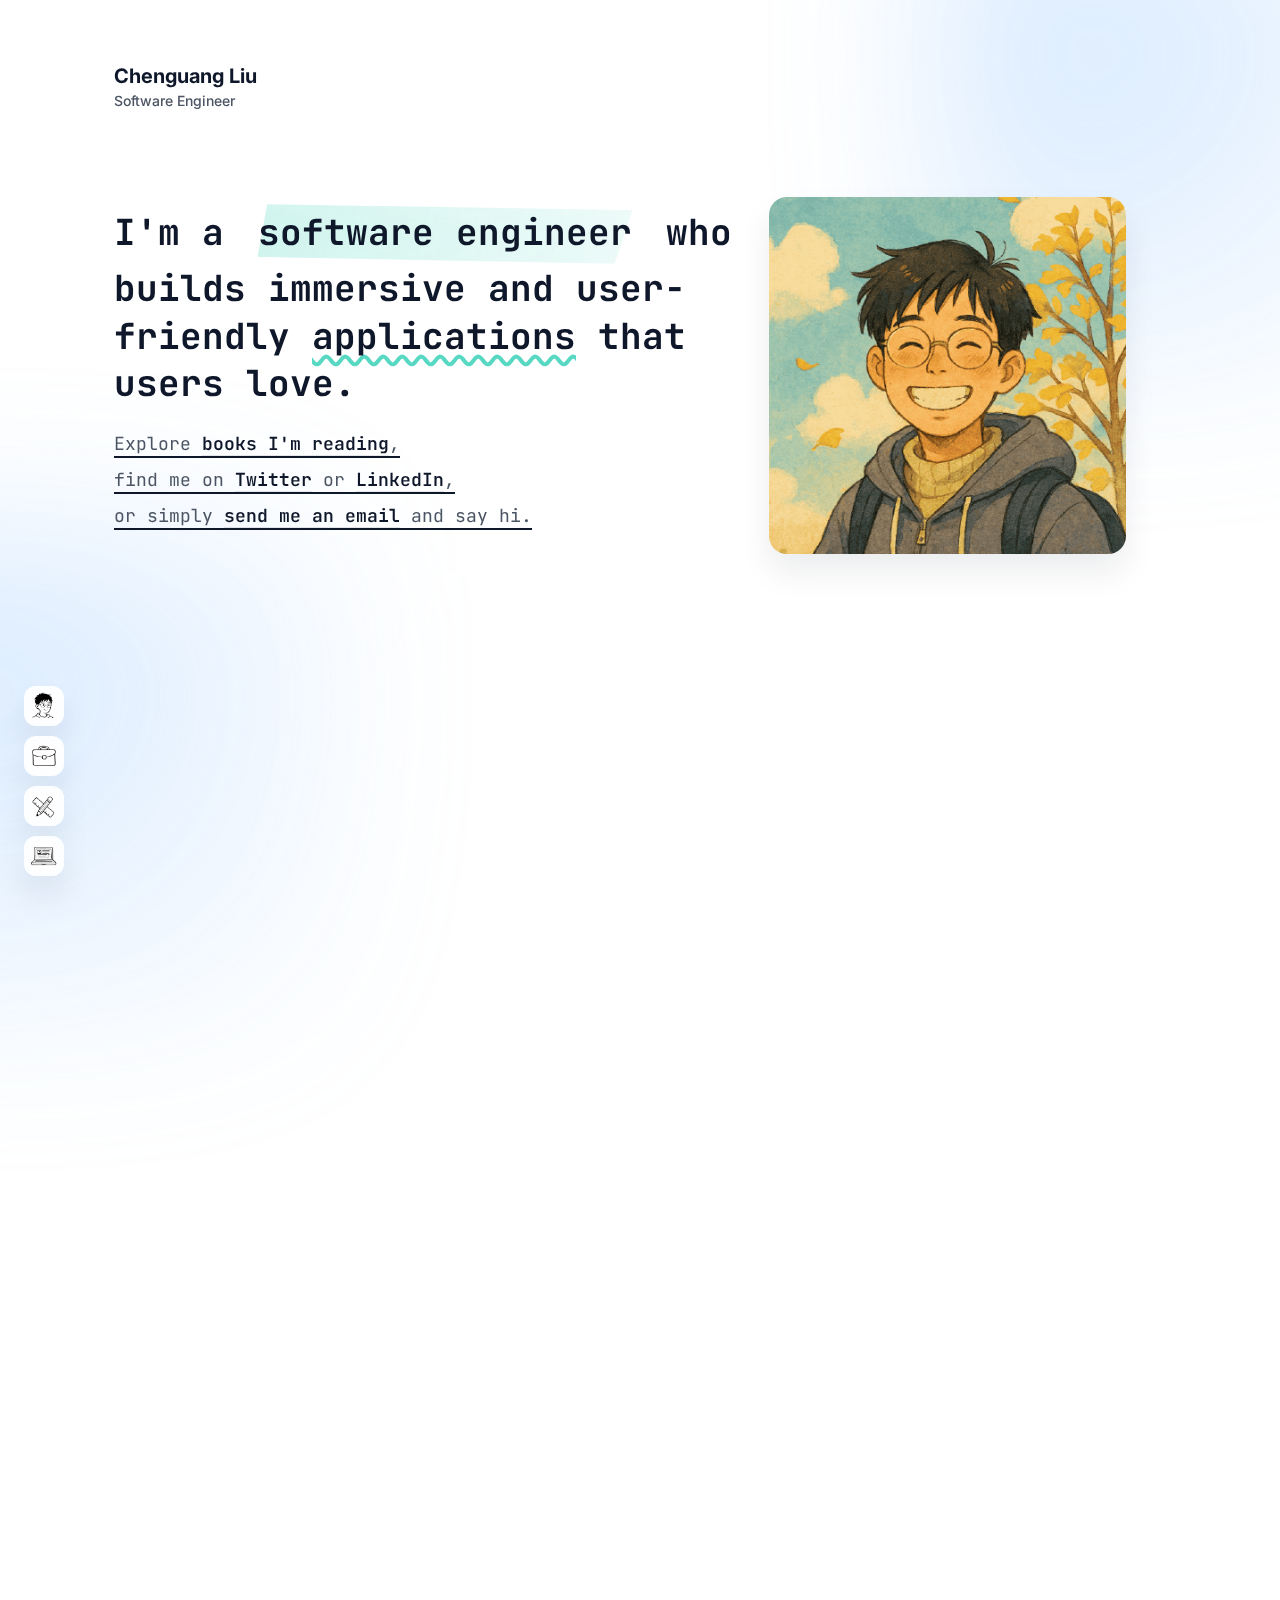
<file: site/index.html>
<!doctype html>
<html lang="en">
<head>
  <meta charset="UTF-8">
  <meta name="viewport" content="width=device-width, initial-scale=1.0">
  <title>Software Engineer Portfolio</title>
  <link rel="preconnect" href="https://fonts.googleapis.com">
  <link rel="preconnect" href="https://fonts.gstatic.com" crossorigin>
  <link href="https://fonts.googleapis.com/css2?family=Inter:wght@400;500;600;700&family=JetBrains+Mono:wght@600;700&display=swap" rel="stylesheet">
  <link rel="stylesheet" href="./styles.css">
</head>
<body>
  <div class="floating-nav" aria-label="Quick jump">
    <button class="floating-btn" data-target="#about" title="About">
      <img src="./assets/aboue_me.png" alt="About" class="floating-icon">
    </button>
    <button class="floating-btn" data-target="#work" title="Work">
      <img src="./assets/work_experience.png" alt="Work" class="floating-icon">
    </button>
    <button class="floating-btn" data-target="#projects" title="Projects">
      <img src="./assets/projects.png" alt="Projects" class="floating-icon">
    </button>
    <button class="floating-btn" data-target="#blog" title="Blog">
      <img src="./assets/blogs.png" alt="Blog" class="floating-icon">
    </button>
  </div>

  <div class="page">
    <header class="topbar">
      <div class="identity">
        <span class="name">Chenguang Liu</span>
        <span class="title">Software Engineer</span>
      </div>
    </header>

    <main>
      <section id="about" class="section hero">
        <div class="hero__grid">
          <div class="copy">
            <h1>
              I'm a <span class="pill">software engineer</span> who builds immersive and user-friendly
              <span class="underline">applications</span> that users love.
            </h1>
            <p class="muted">
              Explore <a href="#" aria-label="books I'm reading">books I'm reading</a>,<br>
              find me on <a href="#" aria-label="Twitter profile">Twitter</a> or
              <a href="#" aria-label="LinkedIn profile">LinkedIn</a>,<br>
              or simply <a href="mailto:hello@example.com">send me an email</a> and say hi.
            </p>
          </div>
          <figure class="illustration" aria-label="Hand drawn self-portrait">
            <img src="./assets/125529485.png" alt="Portrait" class="illustration-img" />
          </figure>
        </div>
      </section>

      <section id="work" class="section">
        <div class="section__header">
          <h2><span class="marker">Work Experience</span></h2>
          <p class="muted">Recent roles, scope, and impact</p>
        </div>

        <!-- Work Experience 1 -->
        <div class="showcase">
          <div class="mock-body">
            <div class="mock-media">Media placeholder (image / video)</div>
          </div>
          <div class="showcase-copy">
            <p class="eyebrow">Work Highlight</p>
            <h3 class="showcase-title">Frontend Observability Playbook</h3>
            <p class="muted">
              Field notes on metrics, collection strategies, performance budgets, and alerting loops, with checklists and examples.
            </p>
            <a class="cta" href="#" aria-label="Read blog">Read Blog</a>
          </div>
        </div>

        <!-- Work Experience 2 -->        
        <div class="showcase alt">
          <div class="showcase-copy">
            <p class="eyebrow">Work Highlight</p>
            <h3 class="showcase-title">Frontend Observability Playbook</h3>
            <p class="muted">
              Field notes on metrics, collection strategies, performance budgets, and alerting loops, with checklists and examples.
            </p>
            <a class="cta" href="#" aria-label="Read blog">Read Blog</a>
          </div>
          <div class="mock-body">
            <div class="mock-media">Media placeholder (image / video)</div>
          </div>
        </div>

      </section>

      <section id="projects" class="section">
        <div class="section__header">
          <h2><span class="marker">Projects</span></h2>
          <p class="muted">Selected work and stacks</p>
        </div>

        <!-- Project 1 -->        
        <div class="showcase">
          <div class="mock-body">
            <div class="mock-media">Media placeholder (image / video)</div>
          </div>
          <div class="showcase-copy">
            <p class="eyebrow">Project Highlight</p>
            <h3 class="showcase-title">Frontend Observability Playbook</h3>
            <p class="muted">
              Field notes on metrics, collection strategies, performance budgets, and alerting loops, with checklists and examples.
            </p>
            <a class="cta" href="#" aria-label="Read blog">Read Blog</a>
          </div>
        </div>

        <!-- Project 2 -->        
        <div class="showcase alt">
          <div class="showcase-copy">
            <p class="eyebrow">Project Highlight</p>
            <h3 class="showcase-title">Frontend Observability Playbook</h3>
            <p class="muted">
              Field notes on metrics, collection strategies, performance budgets, and alerting loops, with checklists and examples.
            </p>
            <a class="cta" href="#" aria-label="Read blog">Read Blog</a>
          </div>
          <div class="mock-body">
            <div class="mock-media">Media placeholder (image / video)</div>
          </div>
        </div>

        <!-- Project 3 -->        
        <div class="showcase">
          <div class="mock-body">
            <div class="mock-media">Media placeholder (image / video)</div>
          </div>
          <div class="showcase-copy">
            <p class="eyebrow">Project Highlight</p>
            <h3 class="showcase-title">Frontend Observability Playbook</h3>
            <p class="muted">
              Field notes on metrics, collection strategies, performance budgets, and alerting loops, with checklists and examples.
            </p>
            <a class="cta" href="#" aria-label="Read blog">Read Blog</a>
          </div>
        </div>

        <!-- Project 4 -->        
        <div class="showcase alt">
          <div class="showcase-copy">
            <p class="eyebrow">Project Highlight</p>
            <h3 class="showcase-title">Frontend Observability Playbook</h3>
            <p class="muted">
              Field notes on metrics, collection strategies, performance budgets, and alerting loops, with checklists and examples.
            </p>
            <a class="cta" href="#" aria-label="Read blog">Read Blog</a>
          </div>
          <div class="mock-body">
            <div class="mock-media">Media placeholder (image / video)</div>
          </div>
        </div>


        <!-- Project 5 -->        
        <div class="showcase">
          <div class="mock-body">
            <div class="mock-media">Media placeholder (image / video)</div>
          </div>
          <div class="showcase-copy">
            <p class="eyebrow">Project Highlight</p>
            <h3 class="showcase-title">Frontend Observability Playbook</h3>
            <p class="muted">
              Field notes on metrics, collection strategies, performance budgets, and alerting loops, with checklists and examples.
            </p>
            <a class="cta" href="#" aria-label="Read blog">Read Blog</a>
          </div>
        </div>

      </section>

      <section id="blog" class="section">
        <div class="section__header">
          <h2><span class="marker">Blog</span></h2>
          <p class="muted">Writing about learnings and practice</p>
        </div>
        <!-- Blog 1 -->
        <div class="showcase">
          <div class="mock-body">
            <div class="mock-media">Media placeholder (image / video)</div>
          </div>
          <div class="showcase-copy">
            <p class="eyebrow">Blog Highlight</p>
            <h3 class="showcase-title">Frontend Observability Playbook</h3>
            <p class="muted">
              Field notes on metrics, collection strategies, performance budgets, and alerting loops, with checklists and examples.
            </p>
            <a class="cta" href="#" aria-label="Read blog">Read Blog</a>
          </div>
        </div>
        <!-- Blog 2 -->
        <div class="showcase alt">
          <div class="showcase-copy">
            <p class="eyebrow">Blog Highlight</p>
            <h3 class="showcase-title">Frontend Observability Playbook</h3>
            <p class="muted">
              Field notes on metrics, collection strategies, performance budgets, and alerting loops, with checklists and examples.
            </p>
            <a class="cta" href="#" aria-label="Read blog">Read Blog</a>
          </div>
          <div class="mock-body">
            <div class="mock-media">Media placeholder (image / video)</div>
          </div>
        </div>
      </section>
    </main>
  </div>

  <script src="./script.js"></script>
</body>
</html>
</file>
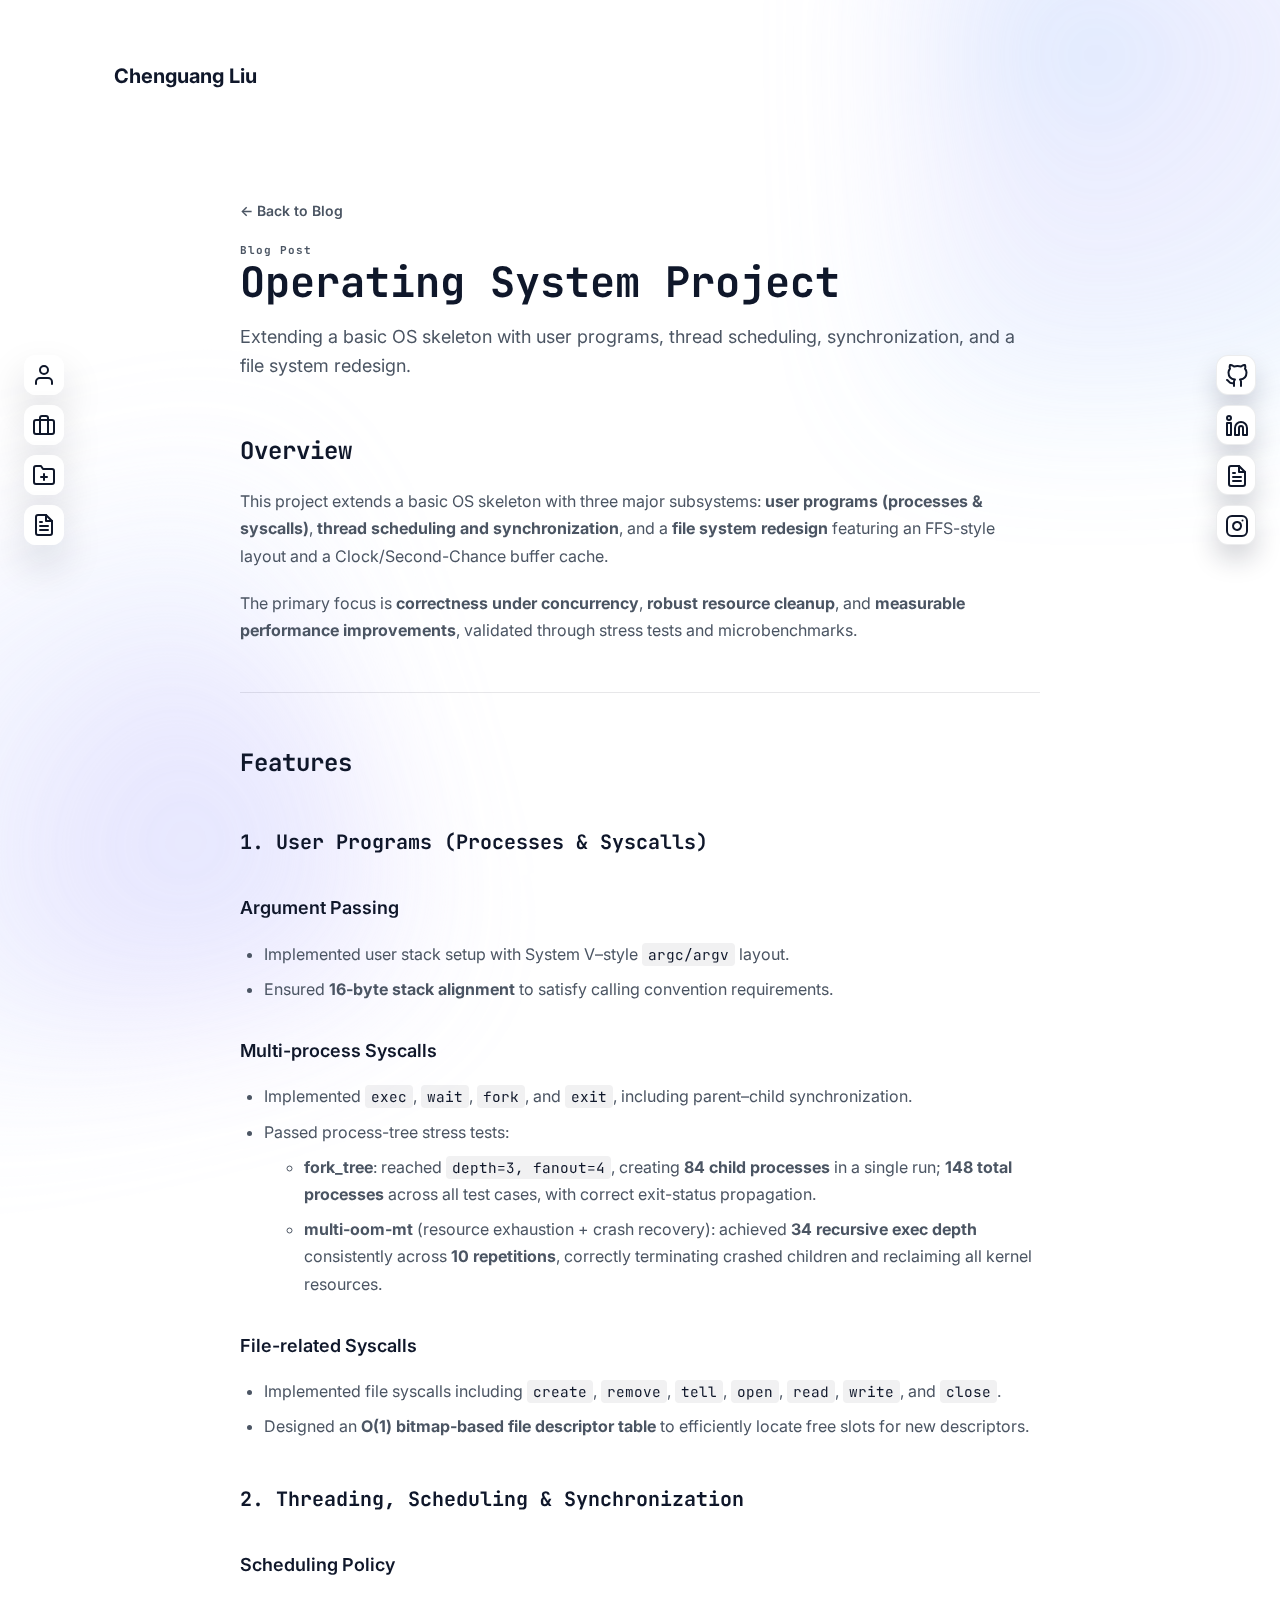
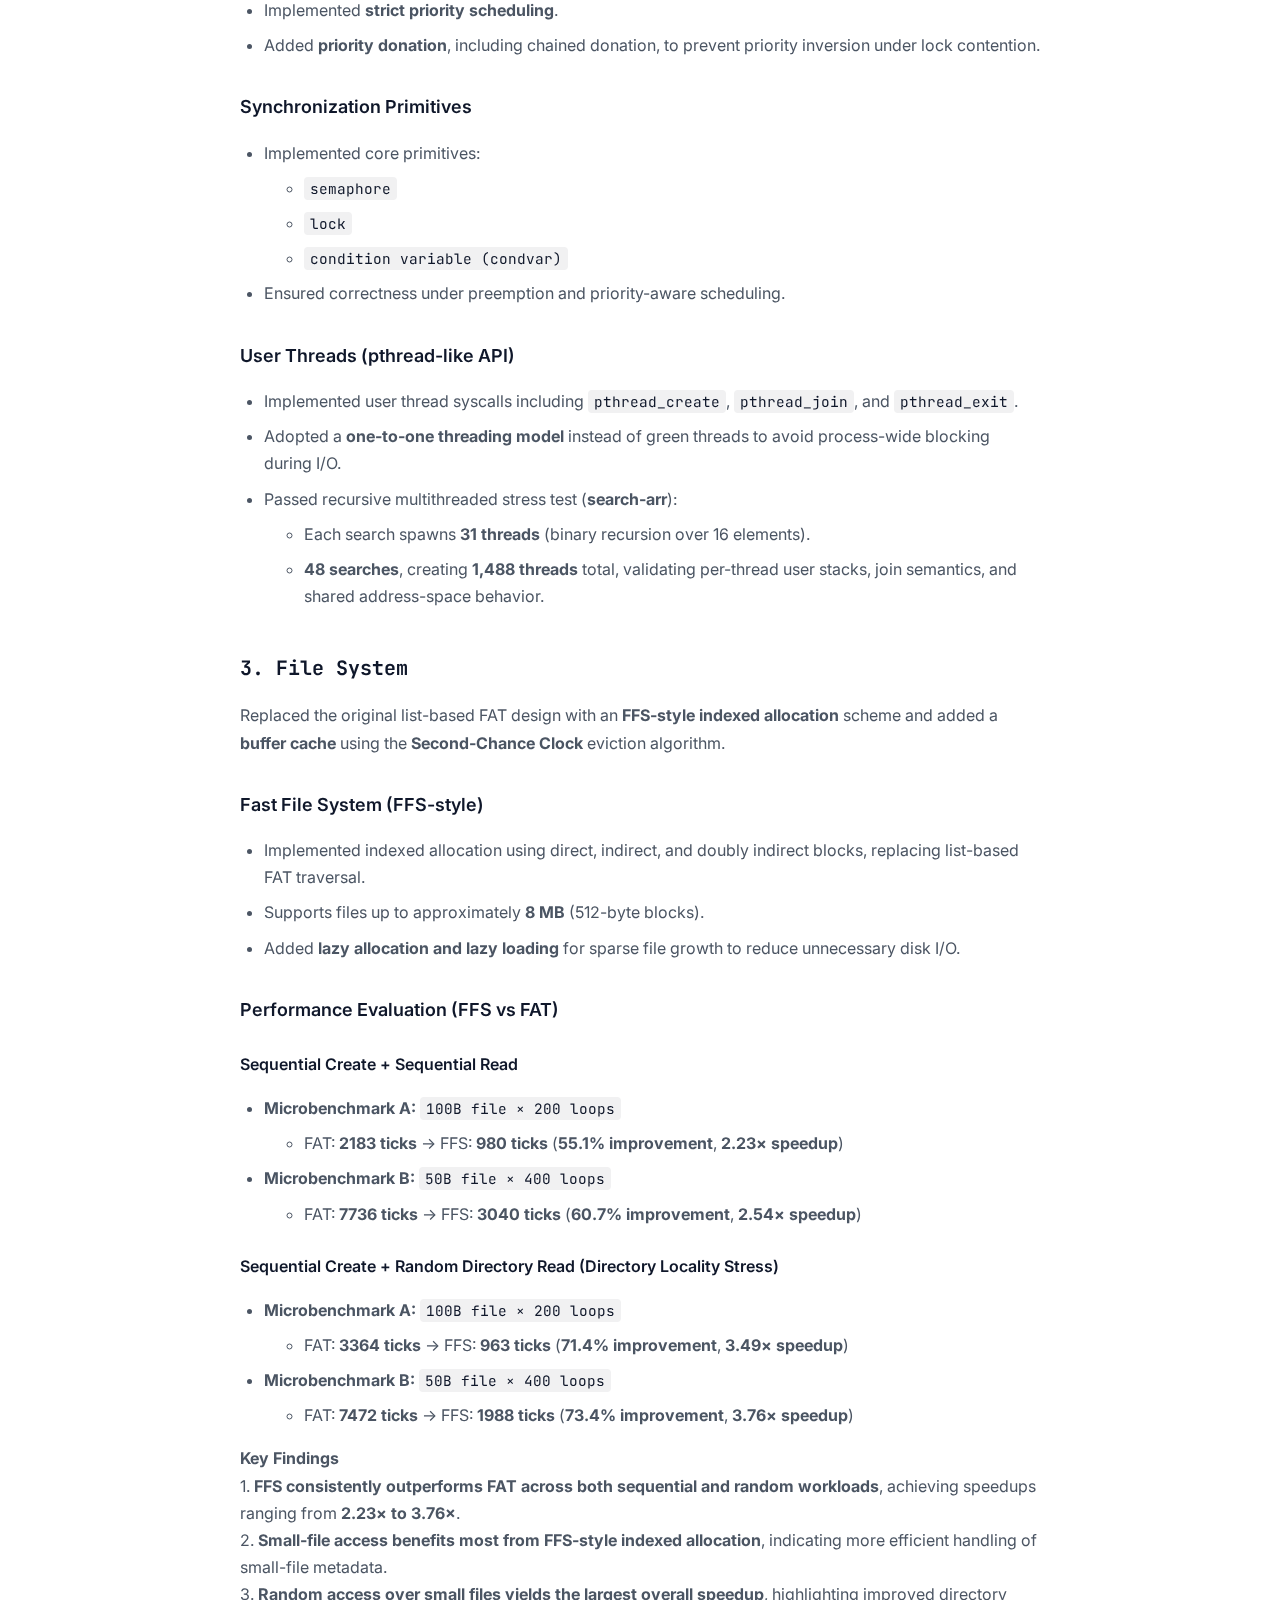
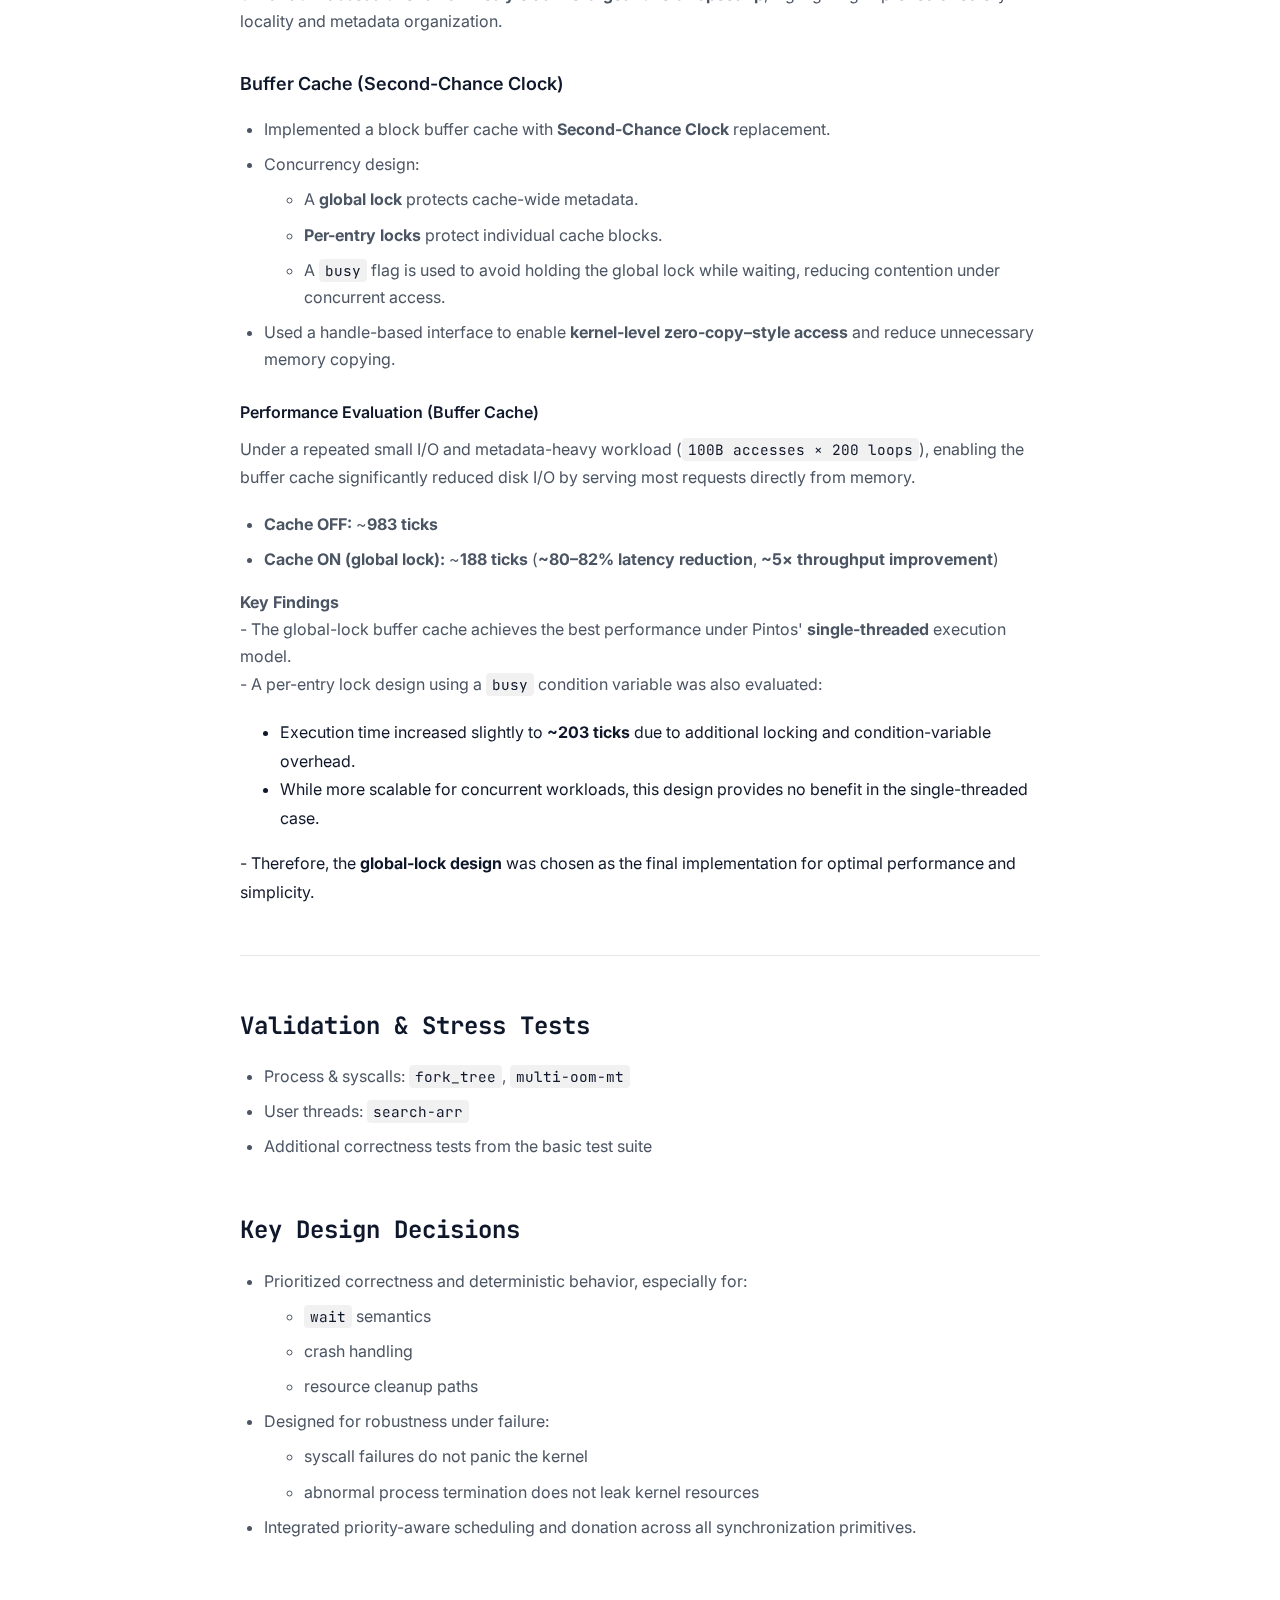
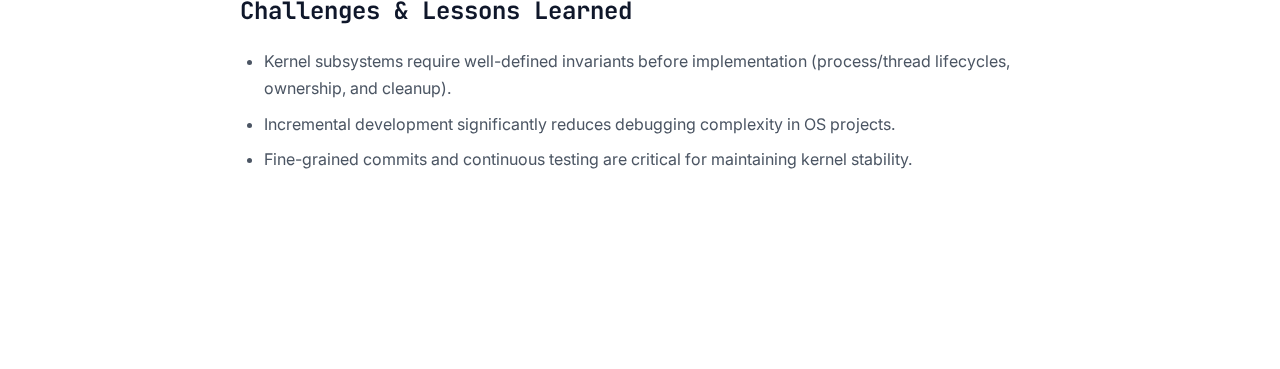
<file: docs/blog_os_1.html>
<!doctype html>
<html lang="en">
<head>
  <meta charset="UTF-8">
  <meta name="viewport" content="width=device-width, initial-scale=1.0">
  <title>Operating System Project - Chenguang Liu</title>
  <link rel="preconnect" href="https://fonts.googleapis.com">
  <link rel="preconnect" href="https://fonts.gstatic.com" crossorigin>
  <link href="https://fonts.googleapis.com/css2?family=Inter:wght@400;500;600;700&family=JetBrains+Mono:wght@600;700&display=swap" rel="stylesheet">
  <link rel="stylesheet" href="./styles.css">
</head>
<body>
  <div class="floating-nav" aria-label="Quick jump">
    <button class="floating-btn" onclick="window.location.href='./index.html#about'" title="About" data-label="About Me">
      <svg class="floating-icon" width="24" height="24" viewBox="0 0 24 24" fill="none" stroke="currentColor" stroke-width="2" stroke-linecap="round" stroke-linejoin="round">
        <path d="M20 21v-2a4 4 0 0 0-4-4H8a4 4 0 0 0-4 4v2"/>
        <circle cx="12" cy="7" r="4"/>
      </svg>
    </button>
    <button class="floating-btn" onclick="window.location.href='./index.html#work'" title="Work" data-label="Experiences">
      <svg class="floating-icon" width="24" height="24" viewBox="0 0 24 24" fill="none" stroke="currentColor" stroke-width="2" stroke-linecap="round" stroke-linejoin="round">
        <rect x="2" y="7" width="20" height="14" rx="2" ry="2"/>
        <path d="M16 21V5a2 2 0 0 0-2-2h-4a2 2 0 0 0-2 2v16"/>
      </svg>
    </button>
    <button class="floating-btn" onclick="window.location.href='./index.html#projects'" title="Projects" data-label="Projects">
      <svg class="floating-icon" width="24" height="24" viewBox="0 0 24 24" fill="none" stroke="currentColor" stroke-width="2" stroke-linecap="round" stroke-linejoin="round">
        <path d="M22 19a2 2 0 0 1-2 2H4a2 2 0 0 1-2-2V5a2 2 0 0 1 2-2h5l2 3h9a2 2 0 0 1 2 2z"/>
        <line x1="12" y1="11" x2="12" y2="17"/>
        <line x1="9" y1="14" x2="15" y2="14"/>
      </svg>
    </button>
    <button class="floating-btn active" onclick="window.location.href='./index.html#blog'" title="Blog" data-label="Blogs">
      <svg class="floating-icon" width="24" height="24" viewBox="0 0 24 24" fill="none" stroke="currentColor" stroke-width="2" stroke-linecap="round" stroke-linejoin="round">
        <path d="M14 2H6a2 2 0 0 0-2 2v16a2 2 0 0 0 2 2h12a2 2 0 0 0 2-2V8z"/>
        <polyline points="14 2 14 8 20 8"/>
        <line x1="16" y1="13" x2="8" y2="13"/>
        <line x1="16" y1="17" x2="8" y2="17"/>
        <polyline points="10 9 9 9 8 9"/>
      </svg>
    </button>
  </div>

  <div class="page">
    <header class="topbar">
      <div class="identity">
        <a href="./index.html" style="text-decoration: none; color: inherit;">
          <span class="name">Chenguang Liu</span>
        </a>
      </div>
    </header>

    <main>
      <article class="blog-post">
        <header class="blog-post-header">
          <a href="./index.html#blog" class="blog-back-link" aria-label="Back to blog list">← Back to Blog</a>
          <p class="eyebrow">Blog Post</p>
          <h1 class="blog-post-title">Operating System Project</h1>
          <p class="blog-post-meta muted">Extending a basic OS skeleton with user programs, thread scheduling, synchronization, and a file system redesign.</p>
        </header>

        <div class="blog-post-content">
          <h2>Overview</h2>
          <p class="muted">
            This project extends a basic OS skeleton with three major subsystems:
            <strong>user programs (processes & syscalls)</strong>, <strong>thread scheduling and synchronization</strong>,
            and a <strong>file system redesign</strong> featuring an FFS-style layout and a
            Clock/Second-Chance buffer cache.
          </p>
          <p class="muted">
            The primary focus is <strong>correctness under concurrency</strong>, <strong>robust resource cleanup</strong>,
            and <strong>measurable performance improvements</strong>, validated through stress tests and
            microbenchmarks.
          </p>

          <hr class="blog-divider">

          <h2>Features</h2>

          <h3>1. User Programs (Processes & Syscalls)</h3>

          <h4>Argument Passing</h4>
          <ul class="blog-list muted">
            <li>Implemented user stack setup with System V–style <code>argc/argv</code> layout.</li>
            <li>Ensured <strong>16-byte stack alignment</strong> to satisfy calling convention requirements.</li>
          </ul>

          <h4>Multi-process Syscalls</h4>
          <ul class="blog-list muted">
            <li>Implemented <code>exec</code>, <code>wait</code>, <code>fork</code>, and <code>exit</code>, including parent–child synchronization.</li>
            <li>Passed process-tree stress tests:
              <ul>
                <li><strong>fork_tree</strong>: reached <code>depth=3, fanout=4</code>, creating <strong>84 child processes</strong> in a single run;
                  <strong>148 total processes</strong> across all test cases, with correct exit-status propagation.</li>
                <li><strong>multi-oom-mt</strong> (resource exhaustion + crash recovery):
                  achieved <strong>34 recursive exec depth</strong> consistently across <strong>10 repetitions</strong>,
                  correctly terminating crashed children and reclaiming all kernel resources.</li>
              </ul>
            </li>
          </ul>

          <h4>File-related Syscalls</h4>
          <ul class="blog-list muted">
            <li>Implemented file syscalls including <code>create</code>, <code>remove</code>, <code>tell</code>, <code>open</code>, <code>read</code>,
              <code>write</code>, and <code>close</code>.</li>
            <li>Designed an <strong>O(1) bitmap-based file descriptor table</strong> to efficiently locate
              free slots for new descriptors.</li>
          </ul>

          <h3>2. Threading, Scheduling & Synchronization</h3>

          <h4>Scheduling Policy</h4>
          <ul class="blog-list muted">
            <li>Implemented <strong>strict priority scheduling</strong>.</li>
            <li>Added <strong>priority donation</strong>, including chained donation, to prevent priority inversion
              under lock contention.</li>
          </ul>

          <h4>Synchronization Primitives</h4>
          <ul class="blog-list muted">
            <li>Implemented core primitives:
              <ul>
                <li><code>semaphore</code></li>
                <li><code>lock</code></li>
                <li><code>condition variable (condvar)</code></li>
              </ul>
            </li>
            <li>Ensured correctness under preemption and priority-aware scheduling.</li>
          </ul>

          <h4>User Threads (pthread-like API)</h4>
          <ul class="blog-list muted">
            <li>Implemented user thread syscalls including <code>pthread_create</code>, <code>pthread_join</code>,
              and <code>pthread_exit</code>.</li>
            <li>Adopted a <strong>one-to-one threading model</strong> instead of green threads to avoid
              process-wide blocking during I/O.</li>
            <li>Passed recursive multithreaded stress test (<strong>search-arr</strong>):
              <ul>
                <li>Each search spawns <strong>31 threads</strong> (binary recursion over 16 elements).</li>
                <li><strong>48 searches</strong>, creating <strong>1,488 threads</strong> total, validating per-thread user stacks,
                  join semantics, and shared address-space behavior.</li>
              </ul>
            </li>
          </ul>

          <h3>3. File System</h3>
          <p class="muted">
            Replaced the original list-based FAT design with an <strong>FFS-style indexed allocation</strong>
            scheme and added a <strong>buffer cache</strong> using the <strong>Second-Chance Clock</strong> eviction algorithm.
          </p>

          <h4>Fast File System (FFS-style)</h4>
          <ul class="blog-list muted">
            <li>Implemented indexed allocation using direct, indirect, and doubly indirect blocks,
              replacing list-based FAT traversal.</li>
            <li>Supports files up to approximately <strong>8 MB</strong> (512-byte blocks).</li>
            <li>Added <strong>lazy allocation and lazy loading</strong> for sparse file growth to reduce
              unnecessary disk I/O.</li>
          </ul>

          <h4>Performance Evaluation (FFS vs FAT)</h4>

          <h5>Sequential Create + Sequential Read</h5>
          <ul class="blog-list muted">
            <li><strong>Microbenchmark A:</strong> <code>100B file × 200 loops</code>
              <ul>
                <li>FAT: <strong>2183 ticks</strong> → FFS: <strong>980 ticks</strong>
                  (<strong>55.1% improvement</strong>, <strong>2.23× speedup</strong>)</li>
              </ul>
            </li>
            <li><strong>Microbenchmark B:</strong> <code>50B file × 400 loops</code>
              <ul>
                <li>FAT: <strong>7736 ticks</strong> → FFS: <strong>3040 ticks</strong>
                  (<strong>60.7% improvement</strong>, <strong>2.54× speedup</strong>)</li>
              </ul>
            </li>
          </ul>

          <h5>Sequential Create + Random Directory Read (Directory Locality Stress)</h5>
          <ul class="blog-list muted">
            <li><strong>Microbenchmark A:</strong> <code>100B file × 200 loops</code>
              <ul>
                <li>FAT: <strong>3364 ticks</strong> → FFS: <strong>963 ticks</strong>
                  (<strong>71.4% improvement</strong>, <strong>3.49× speedup</strong>)</li>
              </ul>
            </li>
            <li><strong>Microbenchmark B:</strong> <code>50B file × 400 loops</code>
              <ul>
                <li>FAT: <strong>7472 ticks</strong> → FFS: <strong>1988 ticks</strong>
                  (<strong>73.4% improvement</strong>, <strong>3.76× speedup</strong>)</li>
              </ul>
            </li>
          </ul>

          <p class="muted">
            <strong>Key Findings</strong><br>
            1. <strong>FFS consistently outperforms FAT across both sequential and random workloads</strong>,
            achieving speedups ranging from <strong>2.23× to 3.76×</strong>.<br>
            2. <strong>Small-file access benefits most from FFS-style indexed allocation</strong>, indicating
            more efficient handling of small-file metadata.<br>
            3. <strong>Random access over small files yields the largest overall speedup</strong>, highlighting
            improved directory locality and metadata organization.
          </p>

          <h4>Buffer Cache (Second-Chance Clock)</h4>
          <ul class="blog-list muted">
            <li>Implemented a block buffer cache with <strong>Second-Chance Clock</strong> replacement.</li>
            <li>Concurrency design:
              <ul>
                <li>A <strong>global lock</strong> protects cache-wide metadata.</li>
                <li><strong>Per-entry locks</strong> protect individual cache blocks.</li>
                <li>A <code>busy</code> flag is used to avoid holding the global lock while waiting,
                  reducing contention under concurrent access.</li>
              </ul>
            </li>
            <li>Used a handle-based interface to enable <strong>kernel-level zero-copy–style access</strong>
              and reduce unnecessary memory copying.</li>
          </ul>

          <h5>Performance Evaluation (Buffer Cache)</h5>
          <p class="muted">
            Under a repeated small I/O and metadata-heavy workload
            (<code>100B accesses × 200 loops</code>), enabling the buffer cache significantly reduced
            disk I/O by serving most requests directly from memory.
          </p>
          <ul class="blog-list muted">
            <li><strong>Cache OFF:</strong> ~<strong>983 ticks</strong></li>
            <li><strong>Cache ON (global lock):</strong> ~<strong>188 ticks</strong>
              (<strong>~80–82% latency reduction</strong>, <strong>~5× throughput improvement</strong>)</li>
          </ul>

          <p class="muted">
            <strong>Key Findings</strong><br>
            - The global-lock buffer cache achieves the best performance under Pintos'
            <strong>single-threaded</strong> execution model.<br>
            - A per-entry lock design using a <code>busy</code> condition variable was also evaluated:
              <ul>
                <li>Execution time increased slightly to <strong>~203 ticks</strong> due to additional locking
                  and condition-variable overhead.</li>
                <li>While more scalable for concurrent workloads, this design provides no benefit
                  in the single-threaded case.</li>
              </ul>
            - Therefore, the <strong>global-lock design</strong> was chosen as the final implementation for
            optimal performance and simplicity.
          </p>

          <hr class="blog-divider">

          <h2>Validation & Stress Tests</h2>
          <ul class="blog-list muted">
            <li>Process & syscalls: <code>fork_tree</code>, <code>multi-oom-mt</code></li>
            <li>User threads: <code>search-arr</code></li>
            <li>Additional correctness tests from the basic test suite</li>
          </ul>

          <h2>Key Design Decisions</h2>
          <ul class="blog-list muted">
            <li>Prioritized correctness and deterministic behavior, especially for:
              <ul>
                <li><code>wait</code> semantics</li>
                <li>crash handling</li>
                <li>resource cleanup paths</li>
              </ul>
            </li>
            <li>Designed for robustness under failure:
              <ul>
                <li>syscall failures do not panic the kernel</li>
                <li>abnormal process termination does not leak kernel resources</li>
              </ul>
            </li>
            <li>Integrated priority-aware scheduling and donation across all synchronization
              primitives.</li>
          </ul>

          <h2>Challenges & Lessons Learned</h2>
          <ul class="blog-list muted">
            <li>Kernel subsystems require well-defined invariants before implementation
              (process/thread lifecycles, ownership, and cleanup).</li>
            <li>Incremental development significantly reduces debugging complexity in OS projects.</li>
            <li>Fine-grained commits and continuous testing are critical for maintaining
              kernel stability.</li>
          </ul>
        </div>
      </article>
    </main>
  </div>

  <div class="social-dock" aria-label="Social links">
    <a class="social-btn" href="https://github.com/yourname" target="_blank" rel="noreferrer noopener" data-label="GitHub">
      <svg class="social-icon" width="24" height="24" viewBox="0 0 24 24" fill="none" stroke="currentColor" stroke-width="2" stroke-linecap="round" stroke-linejoin="round">
        <path d="M9 19c-5 1.5-5-2.5-7-3m14 6v-3.87a3.37 3.37 0 0 0-.94-2.61c3.14-.35 6.44-1.54 6.44-7A5.44 5.44 0 0 0 20 4.77 5.07 5.07 0 0 0 19.91 1S18.73.65 16 2.48a13.38 13.38 0 0 0-7 0C6.27.65 5.09 1 5.09 1A5.07 5.07 0 0 0 5 4.77a5.44 5.44 0 0 0-1.5 3.78c0 5.42 3.3 6.61 6.44 7A3.37 3.37 0 0 0 9 18.13V22"/>
      </svg>
    </a>
    <a class="social-btn" href="https://www.linkedin.com/in/yourname" target="_blank" rel="noreferrer noopener" data-label="LinkedIn">
      <svg class="social-icon" width="24" height="24" viewBox="0 0 24 24" fill="none" stroke="currentColor" stroke-width="2" stroke-linecap="round" stroke-linejoin="round">
        <path d="M16 8a6 6 0 0 1 6 6v7h-4v-7a2 2 0 0 0-2-2 2 2 0 0 0-2 2v7h-4v-7a6 6 0 0 1 6-6z"/>
        <rect x="2" y="9" width="4" height="12"/>
        <circle cx="4" cy="4" r="2"/>
      </svg>
    </a>
    <a class="social-btn" href="./assets/resume.pdf" target="_blank" rel="noreferrer noopener" data-label="Resume">
      <svg class="social-icon" width="24" height="24" viewBox="0 0 24 24" fill="none" stroke="currentColor" stroke-width="2" stroke-linecap="round" stroke-linejoin="round">
        <path d="M14 2H6a2 2 0 0 0-2 2v16a2 2 0 0 0 2 2h12a2 2 0 0 0 2-2V8z"/>
        <polyline points="14 2 14 8 20 8"/>
        <line x1="16" y1="13" x2="8" y2="13"/>
        <line x1="16" y1="17" x2="8" y2="17"/>
        <polyline points="10 9 9 9 8 9"/>
      </svg>
    </a>
    <a class="social-btn" href="https://www.instagram.com/yourname" target="_blank" rel="noreferrer noopener" data-label="Instagram">
      <svg class="social-icon" width="24" height="24" viewBox="0 0 24 24" fill="none" stroke="currentColor" stroke-width="2" stroke-linecap="round" stroke-linejoin="round">
        <rect x="2" y="2" width="20" height="20" rx="5" ry="5"/>
        <path d="M16 11.37A4 4 0 1 1 12.63 8 4 4 0 0 1 16 11.37z"/>
        <line x1="17.5" y1="6.5" x2="17.51" y2="6.5"/>
      </svg>
    </a>
  </div>

  <script src="./script.js"></script>
</body>
</html>
</file>
<file: site/styles.css>
:root {
  --accent: #56d8c2;
  --bg: #ffffff;
  --card: rgba(255, 255, 255, 0.9);
  --text: #0f172a;
  --muted: #4b5563;
  --shadow: 0 18px 32px rgba(15, 23, 42, 0.08);
  --radius: 18px;
}

*,
*::before,
*::after {
  box-sizing: border-box;
}

body {
  margin: 0;
  min-height: 100vh;
  font-family: "Inter", system-ui, -apple-system, BlinkMacSystemFont, "Segoe UI", sans-serif;
  color: var(--text);
  background: #ffffff;
  padding: 64px 0 140px;
  transition: background 0.5s ease;
  scroll-behavior: smooth;
  position: relative;
  overflow-x: hidden;
}

body::before,
body::after {
  content: "";
  position: fixed;
  width: 520px;
  height: 520px;
  background: radial-gradient(circle at 30% 30%, rgba(147, 197, 253, 0.45), rgba(147, 197, 253, 0));
  filter: blur(80px);
  opacity: 0.8;
  pointer-events: none;
  z-index: -1;
}

body::before {
  top: -120px;
  right: -160px;
}

body::after {
  bottom: -140px;
  left: -180px;
}

.page {
  width: min(1100px, 100%);
  margin: 0 auto;
  padding: 0 24px;
  display: flex;
  flex-direction: column;
  gap: 72px;
}

.topbar {
  display: flex;
  align-items: center;
  justify-content: space-between;
  gap: 16px;
}

.identity {
  display: flex;
  flex-direction: column;
  gap: 4px;
}

.name {
  font-weight: 700;
  font-size: 20px;
}

.title {
  color: var(--muted);
  font-weight: 500;
  font-size: 14px;
}

.topbar__actions {
  display: flex;
  align-items: center;
  gap: 12px;
}

.chaos-toggle {
  display: inline-flex;
  align-items: center;
  gap: 10px;
  color: var(--muted);
  font-weight: 600;
  cursor: pointer;
  user-select: none;
}

.chaos-toggle input {
  display: none;
}

.toggle-slider {
  position: relative;
  width: 44px;
  height: 24px;
  border-radius: 999px;
  background: #e5e7eb;
  transition: background 0.2s ease;
}

.toggle-slider::after {
  content: "";
  position: absolute;
  inset: 3px;
  width: 18px;
  height: 18px;
  border-radius: 50%;
  background: #ffffff;
  box-shadow: 0 2px 6px rgba(15, 23, 42, 0.2);
  transition: transform 0.2s ease;
}

.chaos-toggle input:checked + .toggle-slider {
  background: var(--accent);
}

.chaos-toggle input:checked + .toggle-slider::after {
  transform: translateX(20px);
}

.toggle-label {
  font-size: 14px;
}

.palette {
  display: flex;
  gap: 8px;
  align-items: center;
}

.accent-dot {
  width: 18px;
  height: 18px;
  border-radius: 50%;
  border: 2px solid transparent;
  background: var(--accent);
  cursor: pointer;
  transition: transform 0.15s ease, box-shadow 0.2s ease, border-color 0.2s ease;
}

.accent-dot:nth-child(1) { background: #56d8c2; }
.accent-dot:nth-child(2) { background: #ff9b73; }
.accent-dot:nth-child(3) { background: #8ac5ff; }
.accent-dot:nth-child(4) { background: #111111; }

.accent-dot:hover {
  transform: translateY(-2px);
  box-shadow: 0 10px 20px rgba(15, 23, 42, 0.18);
}

.accent-dot.active {
  border-color: var(--text);
}

.hero__grid {
  display: grid;
  grid-template-columns: 1.3fr 0.7fr;
  align-items: center;
  gap: 32px;
}

.hero {
  min-height: 90vh;
  display: flex;
  align-items: center;
}

.copy h1 {
  font-size: clamp(28px, 3.2vw, 36px);
  line-height: 1.2;
  margin: 0 0 16px;
  font-weight: 700;
  font-family: "JetBrains Mono", "Inter", monospace;
}

.hero .copy h1 {
  line-height: 1.32;
  margin-bottom: 18px;
}

.hero .muted {
  font-size: 18px;
  line-height: 2;
  text-decoration: underline;
  text-decoration-thickness: 2px;
  text-decoration-color: var(--text);
  text-underline-offset: 6px;
  font-family: "JetBrains Mono", "Inter", monospace;
}

.pill {
  position: relative;
  display: inline-block;
  padding: 8px 12px;
  color: var(--text);
  font-weight: 700;
  border: none;
  background: transparent;
  z-index: 0;
}

.pill::before {
  content: "";
  position: absolute;
  inset: -4px -4px;
  background: linear-gradient(102deg, rgba(86, 216, 194, 0.24), rgba(86, 216, 194, 0.08));
  border-radius: 12px;
  transform: rotate(1.8deg);
  clip-path: polygon(6% 18%, 96% 10%, 92% 86%, 4% 92%);
  z-index: -1;
  filter: drop-shadow(0 8px 14px rgba(86, 216, 194, 0.25));
}

.underline {
  text-decoration: wavy underline 4px var(--accent);
  text-decoration-skip-ink: none;
  text-underline-offset: 6px;
}

.muted {
  color: var(--muted);
  font-size: 16px;
  line-height: 1.7;
  margin: 0 0 16px;
}

.muted a {
  color: var(--text);
  font-weight: 600;
  text-decoration: none;
  border-bottom: 2px solid rgba(15, 23, 42, 0.1);
  transition: border-color 0.2s ease, color 0.2s ease;
}

.muted a:hover {
  color: var(--accent);
  border-color: var(--accent);
}

.section {
  display: flex;
  flex-direction: column;
  gap: 36px;
  scroll-margin-top: 10vh;
}

.hidden-section {
  opacity: 0;
  transform: translateY(32px);
  pointer-events: none;
}

.revealed {
  opacity: 1;
  transform: translateY(0);
  pointer-events: auto;
  transition: opacity 0.45s ease, transform 0.45s ease;
  will-change: opacity, transform;
}

.section__header h2 {
  margin: 0 0 4px;
  font-size: 22px;
  font-family: "JetBrains Mono", "Inter", monospace;
}

.section__header .muted {
  margin: 0;
}

.list {
  display: flex;
  flex-direction: column;
  gap: 14px;
}

.item {
  background: var(--card);
  backdrop-filter: blur(6px);
  border-radius: 16px;
  padding: 16px 18px;
  display: flex;
  justify-content: space-between;
  gap: 16px;
  box-shadow: var(--shadow);
}

.item h3 {
  margin: 0 0 6px;
  font-size: 18px;
}

.item .muted {
  margin: 0;
}

.tag {
  align-self: center;
  padding: 6px 10px;
  border-radius: 999px;
  background: rgba(15, 23, 42, 0.08);
  color: var(--text);
  font-weight: 600;
  font-size: 13px;
  white-space: nowrap;
}

.showcase {
  display: grid;
  grid-template-columns: 1.25fr 0.75fr;
  align-items: start;
  gap: 48px;
}

.showcase.alt {
  grid-template-columns: 0.75fr 1.25fr;
}

.mock {
  position: relative;
  background: linear-gradient(160deg, #64b1c8, #5d63f1);
  border-radius: 22px;
  min-height: 320px;
  box-shadow: 0 30px 50px rgba(15, 23, 42, 0.22);
  overflow: hidden;
}

.mock::after {
  content: "";
  position: absolute;
  inset: 14px 16px;
  border-radius: 16px;
  background: linear-gradient(140deg, rgba(255, 255, 255, 0.12), rgba(255, 255, 255, 0.04));
  filter: blur(1px);
}

.mock-header {
  position: relative;
  display: flex;
  gap: 6px;
  padding: 12px 14px;
  z-index: 1;
}

.dot {
  width: 10px;
  height: 10px;
  border-radius: 50%;
  background: rgba(255, 255, 255, 0.6);
  box-shadow: inset 0 1px 2px rgba(15, 23, 42, 0.2);
}

.mock-body {
  position: relative;
  z-index: 1;
  padding: 24px;
  color: #ffffff;
  display: flex;
  flex-direction: column;
  gap: 10px;
  align-items: center;
  text-align: center;
  width: 100%;
}

.mock-time {
  font-size: 56px;
  font-weight: 700;
  line-height: 1;
  letter-spacing: 1px;
}

.mock-title {
  font-size: 24px;
  font-weight: 700;
}

.mock-subtitle {
  font-size: 20px;
  font-weight: 500;
  opacity: 0.9;
}

.mock-meta {
  display: flex;
  flex-direction: column;
  gap: 4px;
  align-items: center;
}

.mock-text {
  opacity: 0.9;
  font-weight: 600;
}

.mock-media {
  width: 100%;
  aspect-ratio: 16 / 9;
  border-radius: 16px;
  background: rgba(15, 23, 42, 0.04);
  border: 1px dashed rgba(15, 23, 42, 0.25);
  display: grid;
  place-items: center;
  font-weight: 700;
  color: #0f172a;
  margin-bottom: 12px;
}

.mock-search {
  margin-top: 16px;
  width: min(520px, 100%);
  display: flex;
  align-items: center;
  gap: 10px;
  background: rgba(255, 255, 255, 0.12);
  border-radius: 999px;
  padding: 12px 18px;
  backdrop-filter: blur(6px);
}

.mock-search .icon {
  font-size: 16px;
  opacity: 0.9;
}

.mock-search .placeholder {
  color: rgba(255, 255, 255, 0.86);
  font-weight: 600;
}

.mock-pills {
  display: flex;
  gap: 10px;
  flex-wrap: wrap;
  justify-content: center;
  margin-top: 12px;
}

.pill-btn {
  border: none;
  padding: 8px 14px;
  border-radius: 999px;
  background: rgba(255, 255, 255, 0.16);
  color: #ffffff;
  font-weight: 600;
  cursor: pointer;
  transition: transform 0.15s ease, background 0.2s ease, box-shadow 0.2s ease;
}

.pill-btn:hover {
  transform: translateY(-2px);
  background: rgba(255, 255, 255, 0.22);
  box-shadow: 0 12px 22px rgba(15, 23, 42, 0.2);
}

.showcase-copy {
  display: flex;
  flex-direction: column;
  gap: 12px;
  padding: 12px 0;
  max-width: 460px;
}

.eyebrow {
  text-transform: uppercase;
  letter-spacing: 1px;
  font-weight: 700;
  font-size: 11px;
  color: var(--muted);
  margin: 0;
  font-family: "JetBrains Mono", "Inter", monospace;
}

.showcase-title {
  margin: 0;
  font-size: 22px;
  font-family: "JetBrains Mono", "Inter", monospace;
}

.marker {
  /* font-size: 28px; */
  position: relative;
  display: inline-block;
  padding: 6px 10px;
  font-weight: inherit;
  color: var(--text);
}

.marker::before {
  content: "";
  position: absolute;
  inset: -4px -6px;
  background: linear-gradient(105deg, rgba(86, 216, 194, 0.24), rgba(86, 216, 194, 0.08));
  border-radius: 12px;
  transform: rotate(2deg);
  clip-path: polygon(6% 18%, 96% 10%, 92% 86%, 4% 92%);
  z-index: -1;
  filter: drop-shadow(0 8px 14px rgba(86, 216, 194, 0.2));
}
.cta {
  display: inline-flex;
  align-items: center;
  justify-content: center;
  width: fit-content;
  padding: 12px 20px;
  border-radius: 999px;
  background: #e4e9ef;
  color: #111827;
  font-weight: 700;
  text-decoration: none;
  border: 1px solid rgba(17, 24, 39, 0.05);
  transition: transform 0.15s ease, box-shadow 0.2s ease, background 0.2s ease;
}

.cta:hover {
  transform: translateY(-2px);
  box-shadow: 0 16px 30px rgba(15, 23, 42, 0.16);
  background: #dbe3ed;
}

.illustration {
  width: 100%;
  max-width: 360px;
  justify-self: end;
}

.illustration svg {
  width: 100%;
  height: auto;
  filter: drop-shadow(0 16px 24px rgba(15, 23, 42, 0.12));
}

.illustration-img {
  width: 100%;
  height: auto;
  display: block;
  border-radius: 18px;
  box-shadow: var(--shadow);
}

.ghost-link {
  color: var(--text);
  font-weight: 600;
  text-decoration: none;
  border-bottom: 2px solid rgba(15, 23, 42, 0.14);
  align-self: center;
}

.ghost-link:hover {
  color: var(--accent);
  border-color: var(--accent);
}

.floating-nav {
  position: fixed;
  bottom: 24px;
  left: 24px;
  display: flex;
  flex-direction: column;
  gap: 10px;
  z-index: 10;
}

.floating-btn {
  width: 40px;
  height: 40px;
  border-radius: 12px;
  border: none;
  background: var(--card);
  box-shadow: var(--shadow);
  font-size: 18px;
  cursor: pointer;
  transition: transform 0.2s ease, box-shadow 0.2s ease, background 0.2s ease;
  display: grid;
  place-items: center;
  padding: 6px;
}

.floating-btn:hover {
  transform: translateY(-2px);
  box-shadow: 0 14px 26px rgba(15, 23, 42, 0.18);
}

.floating-icon {
  width: 100%;
  height: 100%;
  object-fit: contain;
  display: block;
}

body.chaos {
  background: radial-gradient(circle at 80% 20%, #ffdfe5, #cde7ff 40%, #bde0ff 70%);
  animation: hue 12s infinite linear;
}

body.chaos .pill,
body.chaos .underline {
  animation: float 3s ease-in-out infinite alternate;
}

@keyframes float {
  from { transform: translateY(0px); }
  to { transform: translateY(-6px); }
}

@keyframes hue {
  to { filter: hue-rotate(25deg); }
}

@media (max-width: 900px) {
  body {
    padding: 24px 0 100px;
  }

  .page {
    gap: 32px;
  }

  .hero__grid {
    grid-template-columns: 1fr;
  }

  .illustration {
    justify-self: center;
    order: -1;
  }
}

@media (max-width: 640px) {
  .topbar {
    flex-direction: column;
    align-items: flex-start;
  }

  .topbar__actions {
    width: 100%;
    justify-content: space-between;
  }

  .item {
    flex-direction: column;
    align-items: flex-start;
  }

  .tag {
    align-self: flex-start;
  }

  .floating-nav {
    left: 14px;
    bottom: 14px;
  }
}
</file>
<file: docs/styles.css>
:root {
  --accent: #56d8c2;
  --bg: #ffffff;
  --card: rgba(255, 255, 255, 0.9);
  --text: #0f172a;
  --muted: #4b5563;
  --shadow: 0 18px 32px rgba(15, 23, 42, 0.08);
  --radius: 18px;
}

*,
*::before,
*::after {
  box-sizing: border-box;
}

body {
  margin: 0;
  min-height: 100vh;
  font-family: "Inter", system-ui, -apple-system, BlinkMacSystemFont, "Segoe UI", sans-serif;
  color: var(--text);
  background: #ffffff;
  padding: 64px 0 140px;
  transition: background 0.5s ease;
  scroll-behavior: smooth;
  position: relative;
  overflow-x: hidden;
}

body::before,
body::after {
  content: "";
  position: fixed;
  width: 520px;
  height: 520px;
  filter: blur(80px);
  opacity: 0.8;
  pointer-events: none;
  z-index: -1;
}

body::before {
  top: -120px;
  right: -160px;
  /* 蓝色 + 浅紫色混合光晕 */
  background: radial-gradient(
    circle at 30% 30%,
    rgba(147, 197, 253, 0.5),
    rgba(209, 196, 253, 0.35),
    rgba(147, 197, 253, 0.25),
    rgba(147, 197, 253, 0)
  );
}

body::after {
  bottom: -140px;
  left: -180px;
  /* 浅蓝色 + 深紫色混合光晕，通过调整渐变中心点实现旋转效果 */
  background: radial-gradient(
    circle at 70% 70%,
    rgba(191, 219, 254, 0.55),
    rgba(196, 181, 253, 0.48),
    rgba(191, 219, 254, 0.25),
    rgba(196, 181, 253, 0.15),
    rgba(191, 219, 254, 0)
  );
  /* 稍微旋转位置，形成错位叠加 */
  transform: rotate(-15deg);
}

.page {
  width: min(1100px, 100%);
  margin: 0 auto;
  padding: 0 24px;
  display: flex;
  flex-direction: column;
  gap: 72px;
}

.topbar {
  display: flex;
  align-items: center;
  justify-content: space-between;
  gap: 16px;
}

.identity {
  display: flex;
  flex-direction: column;
  gap: 4px;
}

.name {
  font-weight: 700;
  font-size: 20px;
}

.title {
  color: var(--muted);
  font-weight: 500;
  font-size: 14px;
}

.topbar__actions {
  display: flex;
  align-items: center;
  gap: 12px;
}

.chaos-toggle {
  display: inline-flex;
  align-items: center;
  gap: 10px;
  color: var(--muted);
  font-weight: 600;
  cursor: pointer;
  user-select: none;
}

.chaos-toggle input {
  display: none;
}

.toggle-slider {
  position: relative;
  width: 44px;
  height: 24px;
  border-radius: 999px;
  background: #e5e7eb;
  transition: background 0.2s ease;
}

.toggle-slider::after {
  content: "";
  position: absolute;
  inset: 3px;
  width: 18px;
  height: 18px;
  border-radius: 50%;
  background: #ffffff;
  box-shadow: 0 2px 6px rgba(15, 23, 42, 0.2);
  transition: transform 0.2s ease;
}

.chaos-toggle input:checked + .toggle-slider {
  background: var(--accent);
}

.chaos-toggle input:checked + .toggle-slider::after {
  transform: translateX(20px);
}

.toggle-label {
  font-size: 14px;
}

.palette {
  display: flex;
  gap: 8px;
  align-items: center;
}

.accent-dot {
  width: 18px;
  height: 18px;
  border-radius: 50%;
  border: 2px solid transparent;
  background: var(--accent);
  cursor: pointer;
  transition: transform 0.15s ease, box-shadow 0.2s ease, border-color 0.2s ease;
}

.accent-dot:nth-child(1) { background: #56d8c2; }
.accent-dot:nth-child(2) { background: #ff9b73; }
.accent-dot:nth-child(3) { background: #8ac5ff; }
.accent-dot:nth-child(4) { background: #111111; }

.accent-dot:hover {
  transform: translateY(-2px);
  box-shadow: 0 10px 20px rgba(15, 23, 42, 0.18);
}

.accent-dot.active {
  border-color: var(--text);
}

.hero__grid {
  display: grid;
  grid-template-columns: 1.3fr 0.7fr;
  align-items: center;
  gap: 32px;
}

.hero {
  min-height: 90vh;
  display: flex;
  align-items: center;
  padding: 8vh 0 6vh;
}

.copy h1 {
  font-size: clamp(28px, 3.2vw, 36px);
  line-height: 1.2;
  margin: 0 0 16px;
  font-weight: 700;
  font-family: "JetBrains Mono", "Inter", monospace;
}

.hero .copy h1 {
  line-height: 1.32;
  margin-bottom: 18px;
}

.hero .muted {
  font-size: 18px;
  line-height: 2;
  text-decoration: underline;
  text-decoration-thickness: 2px;
  text-decoration-color: var(--text);
  text-underline-offset: 6px;
  font-family: "JetBrains Mono", "Inter", monospace;
}

.pill {
  position: relative;
  display: inline-block;
  padding: 8px 12px;
  color: var(--text);
  font-weight: 700;
  border: none;
  background: transparent;
  z-index: 0;
}

.pill::before {
  content: "";
  position: absolute;
  inset: -4px -4px;
  background: linear-gradient(102deg, rgba(123, 189, 232, 0.24), rgba(123, 189, 232, 0.08));
  border-radius: 12px;
  transform: rotate(1.8deg);
  clip-path: polygon(6% 18%, 96% 10%, 92% 86%, 4% 92%);
  z-index: -1;
  filter: drop-shadow(0 8px 14px rgba(123, 189, 232, 0.25));
}

.underline {
  text-decoration: wavy underline 4px #7bbde8;
  text-decoration-skip-ink: none;
  text-underline-offset: 6px;
}

.muted {
  color: var(--muted);
  font-size: 16px;
  line-height: 1.7;
  margin: 0 0 16px;
}

.muted a {
  color: var(--text);
  font-weight: 600;
  text-decoration: none;
  border-bottom: 2px solid rgba(15, 23, 42, 0.1);
  transition: border-color 0.2s ease, color 0.2s ease;
}

.muted a:hover {
  color: #7bbde8;
  border-color: #7bbde8;
}

.section {
  display: flex;
  flex-direction: column;
  gap: 36px;
  scroll-margin-top: 5vh;
}

#blog {
  padding-bottom: 40px;
}

.hidden-section {
  opacity: 0;
  transform: translateY(32px);
  pointer-events: none;
}

.revealed {
  opacity: 1;
  transform: translateY(0);
  pointer-events: auto;
  transition: opacity 0.45s ease, transform 0.45s ease;
  will-change: opacity, transform;
}

.section__header h2 {
  margin: 0 0 4px;
  font-size: 22px;
  font-family: "JetBrains Mono", "Inter", monospace;
}

.section__header .muted {
  margin: 0;
}

.list {
  display: flex;
  flex-direction: column;
  gap: 14px;
}

.item {
  background: var(--card);
  backdrop-filter: blur(6px);
  border-radius: 16px;
  padding: 16px 18px;
  display: flex;
  justify-content: space-between;
  gap: 16px;
  box-shadow: var(--shadow);
}

.item h3 {
  margin: 0 0 6px;
  font-size: 18px;
}

.item .muted {
  margin: 0;
}

.tag {
  align-self: center;
  padding: 6px 10px;
  border-radius: 999px;
  background: rgba(15, 23, 42, 0.08);
  color: var(--text);
  font-weight: 600;
  font-size: 13px;
  white-space: nowrap;
}

.showcase {
  display: grid;
  grid-template-columns: 0.3fr 0.7fr;
  align-items: center;
  gap: 48px;
}

.showcase.alt {
  grid-template-columns: 0.7fr 0.3fr;
  align-items: center;
}

.showcase-no-media {
  grid-template-columns: 1fr !important;
}

.showcase.highlight {
  animation: highlightPulse 2s ease-in-out;
}

@keyframes highlightPulse {
  0% {
    background-color: transparent;
    box-shadow: 0 0 0 0 rgba(123, 189, 232, 0);
  }
  20% {
    background-color: rgba(123, 189, 232, 0.1);
    box-shadow: 0 0 0 8px rgba(123, 189, 232, 0.2);
  }
  40% {
    background-color: rgba(123, 189, 232, 0.15);
    box-shadow: 0 0 0 12px rgba(123, 189, 232, 0.15);
  }
  60% {
    background-color: rgba(123, 189, 232, 0.1);
    box-shadow: 0 0 0 8px rgba(123, 189, 232, 0.1);
  }
  100% {
    background-color: transparent;
    box-shadow: 0 0 0 0 rgba(123, 189, 232, 0);
  }
}

.work-showcase {
  display: grid;
  grid-template-columns: 0.2fr 0.8fr;
  align-items: center;
  gap: 48px;
}

.work-showcase.alt {
  grid-template-columns: 0.8fr 0.2fr;
  align-items: center;
}

.work-showcase .showcase-copy,
.work-showcase.alt .showcase-copy {
  justify-content: center;
}

.mock-media-link {
  width: 100%;
  text-decoration: none;
  color: inherit;
}

.mock {
  position: relative;
  background: linear-gradient(160deg, #64b1c8, #5d63f1);
  border-radius: 22px;
  min-height: 320px;
  box-shadow: 0 30px 50px rgba(15, 23, 42, 0.22);
  overflow: hidden;
}

.mock::after {
  content: "";
  position: absolute;
  inset: 14px 16px;
  border-radius: 16px;
  background: linear-gradient(140deg, rgba(255, 255, 255, 0.12), rgba(255, 255, 255, 0.04));
  filter: blur(1px);
}

.mock-header {
  position: relative;
  display: flex;
  gap: 6px;
  padding: 12px 14px;
  z-index: 1;
}

.dot {
  width: 10px;
  height: 10px;
  border-radius: 50%;
  background: rgba(255, 255, 255, 0.6);
  box-shadow: inset 0 1px 2px rgba(15, 23, 42, 0.2);
}

.mock-body {
  position: relative;
  z-index: 1;
  padding: 24px;
  color: #ffffff;
  display: flex;
  flex-direction: column;
  gap: 10px;
  align-items: center;
  text-align: center;
  width: 100%;
}

.mock-time {
  font-size: 56px;
  font-weight: 700;
  line-height: 1;
  letter-spacing: 1px;
}

.mock-title {
  font-size: 24px;
  font-weight: 700;
}

.mock-subtitle {
  font-size: 20px;
  font-weight: 500;
  opacity: 0.9;
}

.mock-meta {
  display: flex;
  flex-direction: column;
  gap: 4px;
  align-items: center;
}

.mock-text {
  opacity: 0.9;
  font-weight: 600;
}

.mock-media {
  width: 100%;
  aspect-ratio: 16 / 9;
  border-radius: 16px;
  background: rgba(15, 23, 42, 0.04);
  border: 1px dashed rgba(15, 23, 42, 0.25);
  display: grid;
  place-items: center;
  font-weight: 700;
  color: #0f172a;
  margin-bottom: 12px;
  overflow: hidden;
}

.mock-media-img {
  width: 100%;
  height: 100%;
  object-fit: contain;
  border: none;
  padding: 0;
  margin: 0;
  background: transparent;
}

.mock-search {
  margin-top: 16px;
  width: min(520px, 100%);
  display: flex;
  align-items: center;
  gap: 10px;
  background: rgba(255, 255, 255, 0.12);
  border-radius: 999px;
  padding: 12px 18px;
  backdrop-filter: blur(6px);
}

.mock-search .icon {
  font-size: 16px;
  opacity: 0.9;
}

.mock-search .placeholder {
  color: rgba(255, 255, 255, 0.86);
  font-weight: 600;
}

.mock-pills {
  display: flex;
  gap: 10px;
  flex-wrap: wrap;
  justify-content: center;
  margin-top: 12px;
}

.pill-btn {
  border: none;
  padding: 8px 14px;
  border-radius: 999px;
  background: rgba(255, 255, 255, 0.16);
  color: #ffffff;
  font-weight: 600;
  cursor: pointer;
  transition: transform 0.15s ease, background 0.2s ease, box-shadow 0.2s ease;
}

.pill-btn:hover {
  transform: translateY(-2px);
  background: rgba(255, 255, 255, 0.22);
  box-shadow: 0 12px 22px rgba(15, 23, 42, 0.2);
}

.showcase-copy {
  display: flex;
  flex-direction: column;
  gap: 12px;
  padding: 12px 0;
  max-width: none;
}

.project-links {
  display: flex;
  gap: 12px;
  align-items: center;
  margin-top: 8px;
}

.project-link {
  display: flex;
  align-items: center;
  justify-content: center;
  width: 36px;
  height: 36px;
  border-radius: 8px;
  color: var(--muted);
  background: rgba(15, 23, 42, 0.05);
  transition: all 0.2s ease;
  text-decoration: none;
}

.project-link:hover {
  color: #7bbde8;
  background: rgba(123, 189, 232, 0.1);
  transform: translateY(-2px);
}

.project-link svg {
  width: 18px;
  height: 18px;
}

.eyebrow {
  /* text-transform: uppercase; */
  letter-spacing: 1px;
  font-weight: 700;
  font-size: 11px;
  color: var(--muted);
  margin: 0;
  font-family: "JetBrains Mono", "Inter", monospace;
}

.showcase-title {
  margin: 0;
  font-size: 22px;
  font-family: "JetBrains Mono", "Inter", monospace;
}

.courses-modal-overlay {
  position: fixed;
  inset: 0;
  background: rgba(15, 23, 42, 0.55);
  display: none;
  align-items: center;
  justify-content: center;
  z-index: 30;
  padding: 20px;
  overflow-y: auto;
}

.courses-modal-overlay.open {
  display: flex;
}

.courses-modal {
  width: min(540px, 100%);
  max-width: 540px;
  max-height: calc(100vh - 40px);
  background: #ffffff;
  border-radius: 18px;
  box-shadow: 0 28px 60px rgba(15, 23, 42, 0.35);
  padding: 22px 24px 20px;
  border: 1px solid rgba(15, 23, 42, 0.06);
  overflow-y: auto;
  margin: auto;
}

.courses-modal-header {
  display: flex;
  align-items: center;
  justify-content: space-between;
  gap: 12px;
  margin-bottom: 8px;
}

.courses-modal-header h2 {
  margin: 0;
  font-size: 18px;
  font-family: "JetBrains Mono", "Inter", monospace;
}

.courses-modal-close {
  border: none;
  background: transparent;
  cursor: pointer;
  font-size: 16px;
  line-height: 1;
  padding: 4px 6px;
  border-radius: 999px;
  color: var(--muted);
  transition: background 0.15s ease, color 0.15s ease, transform 0.15s ease;
}

.courses-modal-close:hover {
  background: rgba(15, 23, 42, 0.06);
  color: var(--text);
  transform: translateY(-1px);
}

.courses-modal-intro {
  margin: 0 0 14px;
  font-size: 14px;
  color: var(--muted);
}

.courses-grid {
  display: grid;
  grid-template-columns: repeat(auto-fit, minmax(220px, 1fr));
  gap: 10px;
}

@media (max-width: 640px) {
  .courses-modal {
    width: 100%;
    max-height: calc(100vh - 20px);
    padding: 18px 20px 16px;
    border-radius: 16px;
  }
  
  .courses-grid {
    grid-template-columns: 1fr;
  }
  
  .courses-modal-header h2 {
    font-size: 16px;
  }
  
  .courses-modal-intro {
    font-size: 13px;
  }
}

.course-tile {
  position: relative;
  padding: 12px 14px;
  border-radius: 14px;
  color: #0f172a;
  background: rgba(123, 189, 232, 0.06);
  border: 1px solid rgba(123, 189, 232, 0.18);
  box-shadow: 0 10px 22px rgba(15, 23, 42, 0.16);
  overflow: hidden;
  cursor: default;
  transition: transform 0.18s ease, box-shadow 0.2s ease, background 0.2s ease, border-color 0.2s ease;
}

.course-tile:hover {
  transform: translateY(-3px);
  background: #eff6ff;
  border-color: #7bbde8;
  box-shadow: 0 18px 32px rgba(15, 23, 42, 0.24);
}

.course-code {
  font-family: "JetBrains Mono", "Inter", monospace;
  font-size: 12px;
  font-weight: 700;
  letter-spacing: 0.03em;
  text-transform: uppercase;
  color: #1d4ed8;
  margin-bottom: 2px;
}

.course-title {
  font-size: 14px;
  font-weight: 600;
  color: var(--text);
}


.courses-link {
  font-weight: 600;
  border-bottom: 2px dashed rgba(15, 23, 42, 0.25);
}

.courses-link:hover {
  border-bottom-color: #7bbde8;
}

.marker {
  /* font-size: 28px; */
  position: relative;
  display: inline-block;
  padding: 6px 10px;
  font-weight: inherit;
  color: var(--text);
}

.marker::before {
  content: "";
  position: absolute;
  inset: -4px -6px;
  background: linear-gradient(105deg, rgba(123, 189, 232, 0.24), rgba(123, 189, 232, 0.08));
  border-radius: 12px;
  transform: rotate(2deg);
  clip-path: polygon(6% 18%, 96% 10%, 92% 86%, 4% 92%);
  z-index: -1;
  filter: drop-shadow(0 8px 14px rgba(123, 189, 232, 0.2));
}
.cta {
  display: inline-flex;
  align-items: center;
  justify-content: center;
  width: fit-content;
  padding: 12px 20px;
  border-radius: 999px;
  background: #e4e9ef;
  color: #111827;
  font-weight: 700;
  text-decoration: none;
  border: 1px solid rgba(17, 24, 39, 0.05);
  transition: transform 0.15s ease, box-shadow 0.2s ease, background 0.2s ease;
}

.cta:hover {
  transform: translateY(-2px);
  box-shadow: 0 16px 30px rgba(15, 23, 42, 0.16);
  background: #dbe3ed;
}

.illustration {
  width: 100%;
  max-width: 360px;
  justify-self: end;
}

.illustration svg {
  width: 100%;
  height: auto;
  filter: drop-shadow(0 16px 24px rgba(15, 23, 42, 0.12));
}

.illustration-img {
  width: 100%;
  height: auto;
  display: block;
  border-radius: 18px;
  box-shadow: var(--shadow);
}

.ghost-link {
  color: var(--text);
  font-weight: 600;
  text-decoration: none;
  border-bottom: 2px solid rgba(15, 23, 42, 0.14);
  align-self: center;
}

.ghost-link:hover {
  color: #7bbde8;
  border-color: #7bbde8;
}

.floating-nav {
  position: fixed;
  top: 50%;
  left: 24px;
  transform: translateY(-50%);
  display: flex;
  flex-direction: column;
  gap: 10px;
  z-index: 10;
  align-items: center;
}

.floating-btn {
  width: 40px;
  height: 40px;
  border-radius: 12px;
  border: none;
  background: var(--card);
  box-shadow: 0 20px 40px rgba(15, 23, 42, 0.15);
  font-size: 18px;
  cursor: pointer;
  transition: transform 0.2s ease, box-shadow 0.2s ease, background 0.2s ease, border 0.2s ease;
  display: grid;
  place-items: center;
  padding: 8px;
  position: relative;
}

.floating-btn.active {
  box-shadow: 0 20px 40px rgba(15, 23, 42, 0.15), 0 0 0 3px #7bbde8;
}

.floating-btn.active .floating-icon {
  color: #7bbde8;
}

.floating-btn:hover {
  transform: translateY(-2px);
  box-shadow: 0 22px 44px rgba(15, 23, 42, 0.25);
}

.floating-btn.active:hover {
  box-shadow: 0 22px 44px rgba(15, 23, 42, 0.25), 0 0 0 3px #7bbde8;
}

.floating-btn:hover .floating-icon {
  transform: scale(1.15);
  color: #7bbde8;
}

.floating-btn::after {
  content: attr(data-label);
  position: absolute;
  left: 50px;
  top: 50%;
  transform: translateY(-50%);
  background: rgba(15, 23, 42, 0.9);
  color: #ffffff;
  padding: 6px 10px;
  border-radius: 10px;
  font-size: 12px;
  font-weight: 600;
  white-space: nowrap;
  opacity: 0;
  pointer-events: none;
  transition: opacity 0.15s ease, transform 0.15s ease;
  box-shadow: 0 10px 20px rgba(15, 23, 42, 0.18);
}

.floating-btn:hover::after {
  opacity: 1;
  transform: translateY(-50%) translateX(2px);
}

.floating-icon {
  width: 24px;
  height: 24px;
  color: var(--text);
  display: block;
  transition: transform 0.2s ease;
}

.social-dock {
  position: fixed;
  top: 50%;
  right: 24px;
  transform: translateY(-50%);
  display: flex;
  flex-direction: column;
  gap: 10px;
  z-index: 9;
}

.social-btn {
  width: 40px;
  height: 40px;
  border-radius: 12px;
  background: #ffffff;
  color: #0f172a;
  display: grid;
  place-items: center;
  text-decoration: none;
  box-shadow: 0 14px 26px rgba(15, 23, 42, 0.18);
  border: 1px solid rgba(15, 23, 42, 0.08);
  transition: transform 0.2s ease, box-shadow 0.2s ease, background 0.2s ease;
  position: relative;
  padding: 8px;
}

.social-btn:hover {
  transform: translateY(-2px);
  background: #f5f7fb;
  box-shadow: 0 18px 30px rgba(15, 23, 42, 0.22);
}

.social-btn::after {
  content: attr(data-label);
  position: absolute;
  right: 52px;
  top: 50%;
  transform: translateY(-50%);
  background: rgba(15, 23, 42, 0.9);
  color: #ffffff;
  padding: 6px 10px;
  border-radius: 10px;
  font-size: 12px;
  font-weight: 600;
  white-space: nowrap;
  opacity: 0;
  pointer-events: none;
  transition: opacity 0.15s ease, transform 0.15s ease;
  box-shadow: 0 10px 20px rgba(15, 23, 42, 0.18);
}

.social-btn:hover::after {
  opacity: 1;
  transform: translateY(-50%) translateX(-2px);
}

.social-icon {
  width: 24px;
  height: 24px;
  color: var(--text);
  display: block;
  transition: color 0.2s ease, transform 0.2s ease;
}

.social-btn:hover .social-icon {
  color: #7bbde8;
  transform: scale(1.1);
}

body.chaos {
  background: radial-gradient(circle at 80% 20%, #ffdfe5, #cde7ff 40%, #bde0ff 70%);
  animation: hue 12s infinite linear;
}

body.chaos .pill,
body.chaos .underline {
  animation: float 3s ease-in-out infinite alternate;
}

@keyframes float {
  from { transform: translateY(0px); }
  to { transform: translateY(-6px); }
}

@keyframes hue {
  to { filter: hue-rotate(25deg); }
}

@media (max-width: 900px) {
  body {
    padding: 24px 0 100px;
  }

  .page {
    gap: 32px;
  }

  .hero__grid {
    grid-template-columns: 1fr;
  }

  .illustration {
    justify-self: center;
    order: -1;
  }
}

@media (max-width: 640px) {
  .topbar {
    flex-direction: column;
    align-items: flex-start;
  }

  .topbar__actions {
    width: 100%;
    justify-content: space-between;
  }

  .item {
    flex-direction: column;
    align-items: flex-start;
  }

  .tag {
    align-self: flex-start;
  }

  .floating-nav {
    left: 8px;
  }
  
  .floating-btn::before {
    right: -16px;
    border-right-width: 5px;
    border-top-width: 3px;
    border-bottom-width: 3px;
  }
  
  .social-dock {
    right: 8px;
  }
}

/* Blog Post Styles */
.blog-post {
  max-width: min(800px, 100%);
  margin: 0 auto;
  padding: 40px 0;
}

.blog-post-header {
  margin-bottom: 48px;
}

.blog-back-link {
  display: inline-block;
  margin-bottom: 24px;
  color: var(--muted);
  text-decoration: none;
  font-weight: 600;
  font-size: 14px;
  transition: color 0.2s ease;
}

.blog-back-link:hover {
  color: #7bbde8;
}

.blog-post-title {
  font-size: clamp(32px, 4vw, 42px);
  line-height: 1.2;
  margin: 0 0 16px;
  font-weight: 700;
  font-family: "JetBrains Mono", "Inter", monospace;
}

.blog-post-meta {
  font-size: 18px;
  line-height: 1.6;
  margin: 0;
}

.blog-post-content {
  line-height: 1.8;
}

.blog-post-content h2 {
  font-size: 24px;
  font-weight: 700;
  margin: 48px 0 16px;
  font-family: "JetBrains Mono", "Inter", monospace;
  color: var(--text);
}

.blog-post-content h2:first-of-type {
  margin-top: 32px;
}

.blog-post-content p {
  margin-bottom: 20px;
}

.blog-divider {
  border: none;
  border-top: 1px solid rgba(15, 23, 42, 0.1);
  margin: 48px 0;
}

.blog-list {
  margin: 16px 0;
  padding-left: 24px;
}

.blog-list li {
  margin-bottom: 8px;
  line-height: 1.7;
}

.blog-list ul {
  margin-top: 8px;
  margin-bottom: 8px;
}

.blog-post-content h3 {
  font-size: 20px;
  font-weight: 700;
  margin: 40px 0 16px;
  font-family: "JetBrains Mono", "Inter", monospace;
  color: var(--text);
}

.blog-post-content h4 {
  font-size: 18px;
  font-weight: 600;
  margin: 32px 0 12px;
  color: var(--text);
}

.blog-post-content h5 {
  font-size: 16px;
  font-weight: 600;
  margin: 24px 0 10px;
  color: var(--text);
}

.blog-post-content code {
  font-family: "JetBrains Mono", "Inter", monospace;
  font-size: 0.9em;
  background: rgba(15, 23, 42, 0.06);
  padding: 2px 6px;
  border-radius: 4px;
  color: var(--text);
}
</file>
